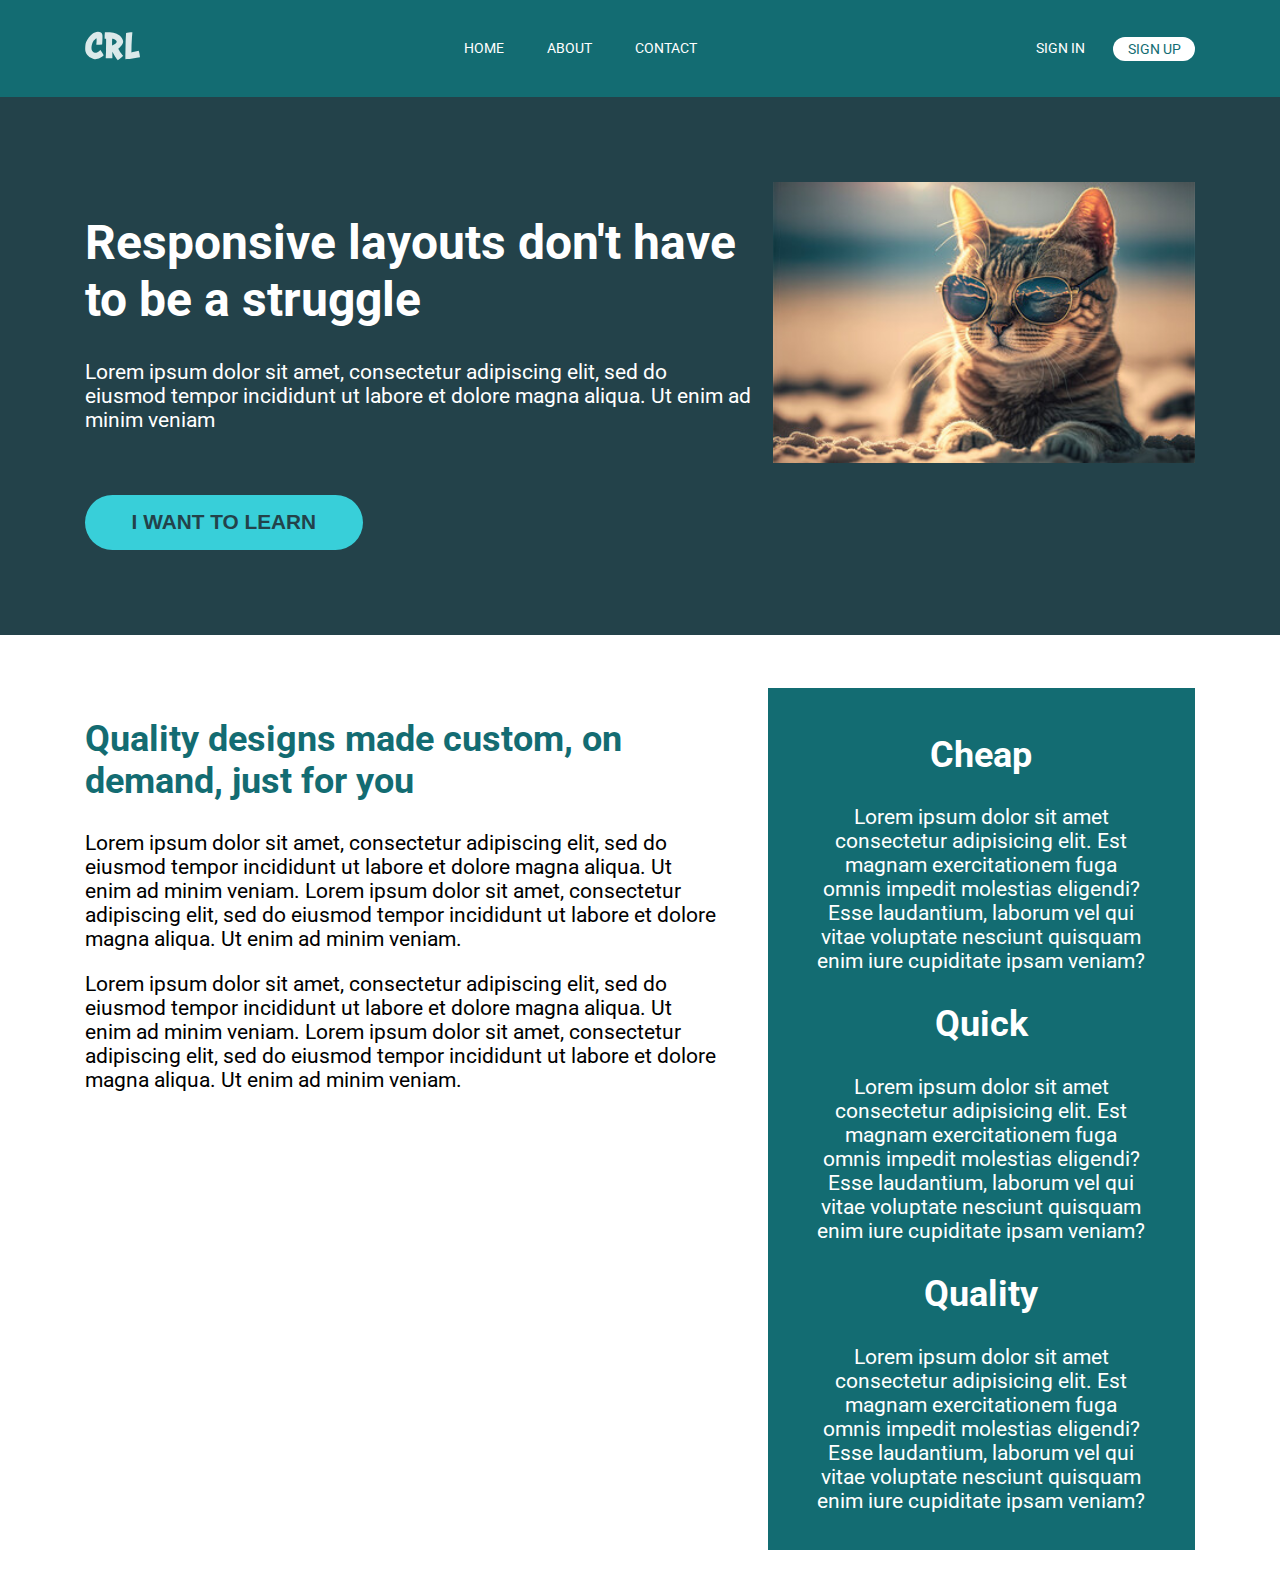
<file: index.html>
<!DOCTYPE html>
<html lang="en">
  <head>
    <meta charset="UTF-8" />
    <meta name="viewport" content="width=device-width, initial-scale=1.0" />
    <title>Flexbox Challenge 2</title>
    <link rel="stylesheet" href="style.css" />
  </head>
  <body>
    <header>
      <div class="container row">
        <a href="#">
          <img src="logo.svg" alt="conquering responsive layouts" class="logo">
        </a>
        <nav class="navbar ">
          <ul class="nav__list nav__list--primary">
            <li class="nav__item"><a href="#" class="nav__link">Home</a></li>
            <li class="nav__item"><a href="#" class="nav__link">About</a></li>
            <li class="nav__item"><a href="#" class="nav__link">Contact</a></li>
          </ul>
          <ul class="nav__list nav__list--secondary">
            <li class="nav__item"><a href="#" class="nav__link">Sign In</a></li>
            <li class="nav__item">
              <a href="#" class="nav__link nav__link--button">Sign up</a>
            </li>
          </ul>
        </nav>
      </div>
    </header>

    <div class="hero">
      <div class="container row ">
        <div class="hero__text">
          <h1>Responsive layouts don't have to be a struggle</h1>
          <p>
            Lorem ipsum dolor sit amet, consectetur adipiscing elit, sed do
            eiusmod tempor incididunt ut labore et dolore magna aliqua. Ut enim
            ad minim veniam
          </p>
          <a href="#"><button class="hero__btn">I WANT TO LEARN</button></a>
        </div>
        <img src="/hero.jpg" alt="cute cat" class="hero__img" />
      </div>
    </div>

    <div class="main container row ">
      <div class="col main-content">
        <h2 class="accent-color">
          Quality designs made custom, on demand, just for you
        </h2>
        <p>
          Lorem ipsum dolor sit amet, consectetur adipiscing elit, sed do
          eiusmod tempor incididunt ut labore et dolore magna aliqua. Ut enim ad
          minim veniam. Lorem ipsum dolor sit amet, consectetur adipiscing elit,
          sed do eiusmod tempor incididunt ut labore et dolore magna aliqua. Ut
          enim ad minim veniam.
        </p>
        <p>
          Lorem ipsum dolor sit amet, consectetur adipiscing elit, sed do
          eiusmod tempor incididunt ut labore et dolore magna aliqua. Ut enim ad
          minim veniam. Lorem ipsum dolor sit amet, consectetur adipiscing elit,
          sed do eiusmod tempor incididunt ut labore et dolore magna aliqua. Ut
          enim ad minim veniam.
        </p>
      </div>
      <div class="col sidebar">
        <div class="col-item">
          <h2>Cheap</h2>
          <p>
            Lorem ipsum dolor sit amet consectetur adipisicing elit. Est magnam
            exercitationem fuga omnis impedit molestias eligendi? Esse
            laudantium, laborum vel qui vitae voluptate nesciunt quisquam enim
            iure cupiditate ipsam veniam?
          </p>
        </div>
        <div class="col-item">
          <h2>Quick</h2>
          <p>
            Lorem ipsum dolor sit amet consectetur adipisicing elit. Est magnam
            exercitationem fuga omnis impedit molestias eligendi? Esse
            laudantium, laborum vel qui vitae voluptate nesciunt quisquam enim
            iure cupiditate ipsam veniam?
          </p>
        </div>
        <div class="col-item">
          <h2>Quality</h2>
          <p>
            Lorem ipsum dolor sit amet consectetur adipisicing elit. Est magnam
            exercitationem fuga omnis impedit molestias eligendi? Esse
            laudantium, laborum vel qui vitae voluptate nesciunt quisquam enim
            iure cupiditate ipsam veniam?
          </p>
        </div>
      </div>
    </div>
  </body>
</html>
</file>
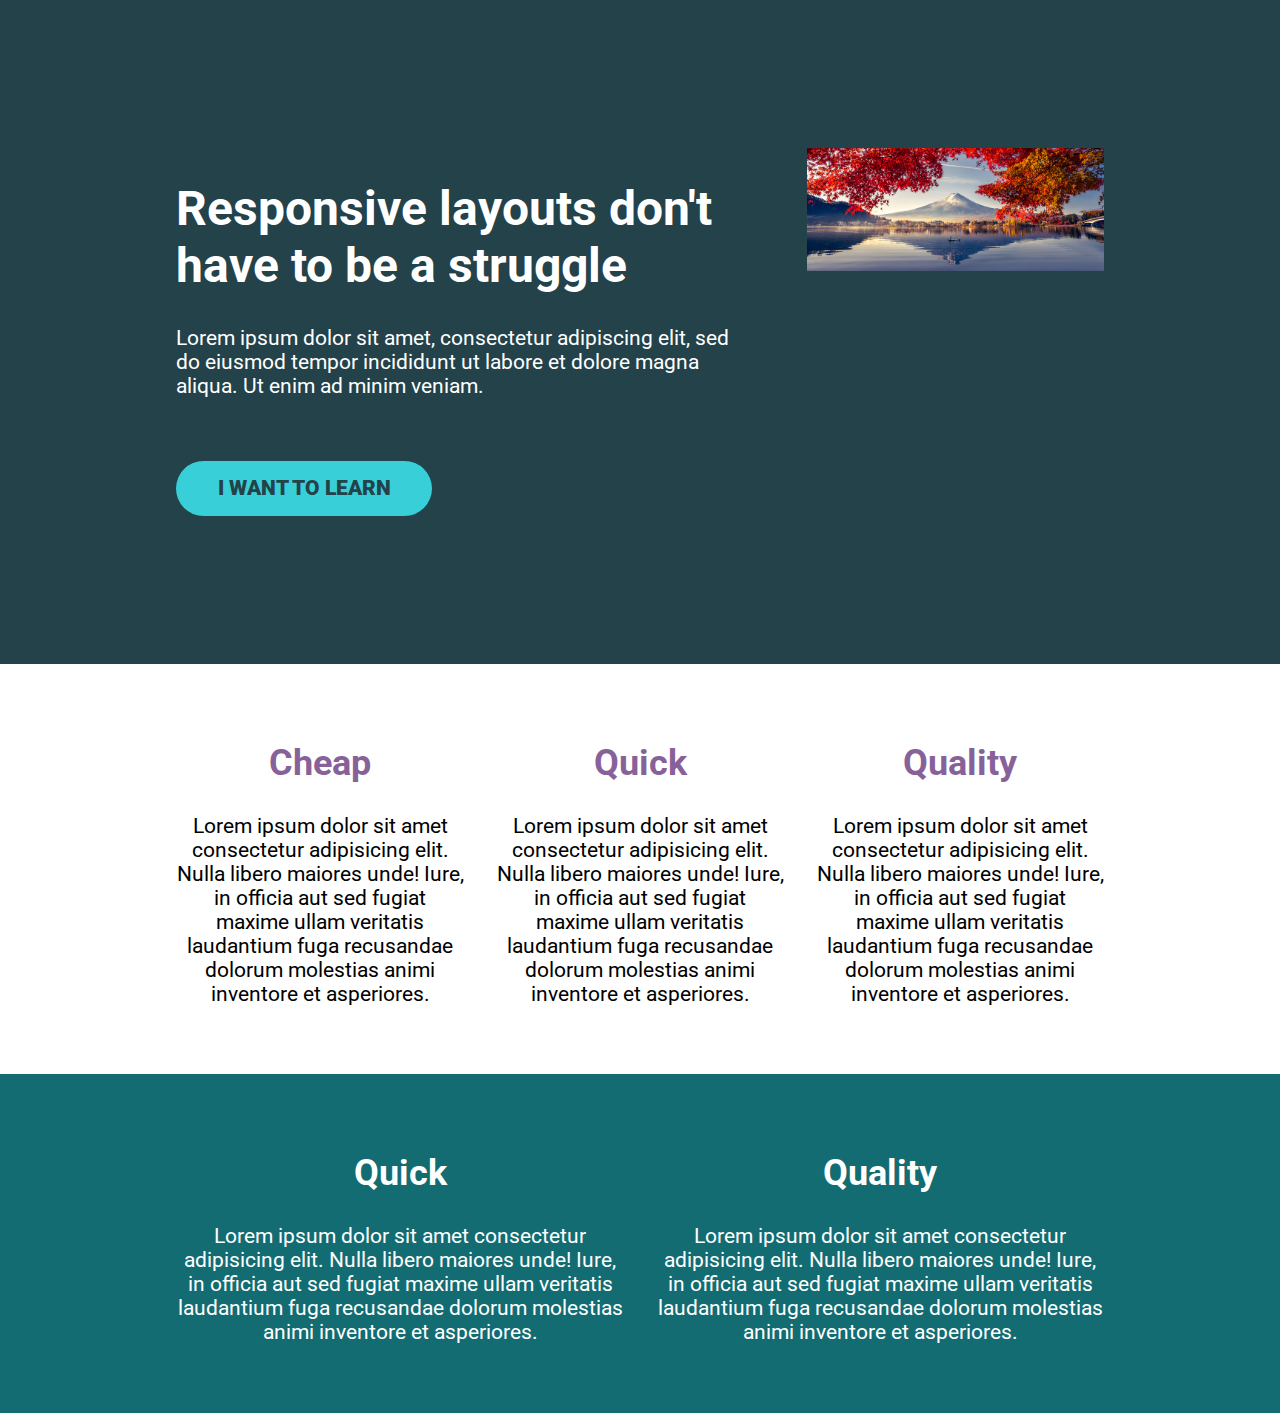
<file: challenge3/index.html>
<!DOCTYPE html>
<html lang="en">
  <head>
    <meta charset="UTF-8" />
    <meta name="viewport" content="width=device-width, initial-scale=1.0" />
    <title>Challenge Three</title>
    <link rel="stylesheet" href="challenge3.css" />
  </head>
  <body>
    <div class="hero">
      <div class="container row">
        <div class="hero_content">
          <h1>Responsive layouts don't have to be a struggle</h1>
          <p>
            Lorem ipsum dolor sit amet, consectetur adipiscing elit, sed do
            eiusmod tempor incididunt ut labore et dolore magna aliqua. Ut enim
            ad minim veniam.
          </p>
          <a href="#" class="button">I WANT TO LEARN</a>
        </div>
        <img class="hero_image" src="/challenge3//Landscape-Color.jpg" alt="hero image">
      </div>
    </div>
    <div class="three">
      <div class="container row">
        <div class="col">
          <h2 class="accent-text">Cheap</h2>
          <p>
            Lorem ipsum dolor sit amet consectetur adipisicing elit. Nulla
            libero maiores unde! Iure, in officia aut sed fugiat maxime ullam
            veritatis laudantium fuga recusandae dolorum molestias animi
            inventore et asperiores.
          </p>
        </div>
        <div class="col">
          <h2 class="accent-text">Quick</h2>
          <p>
            Lorem ipsum dolor sit amet consectetur adipisicing elit. Nulla
            libero maiores unde! Iure, in officia aut sed fugiat maxime ullam
            veritatis laudantium fuga recusandae dolorum molestias animi
            inventore et asperiores.
          </p>
        </div>
        <div class="col">
          <h2 class="accent-text">Quality</h2>
          <p>
            Lorem ipsum dolor sit amet consectetur adipisicing elit. Nulla
            libero maiores unde! Iure, in officia aut sed fugiat maxime ullam
            veritatis laudantium fuga recusandae dolorum molestias animi
            inventore et asperiores.
          </p>
        </div>
      </div>
    </div>
    <div class="two">
      <div class="container row">
        <div class="col">
          <h2>Quick</h2>
          <p>
            Lorem ipsum dolor sit amet consectetur adipisicing elit. Nulla
            libero maiores unde! Iure, in officia aut sed fugiat maxime ullam
            veritatis laudantium fuga recusandae dolorum molestias animi
            inventore et asperiores.
          </p>
        </div>
        <div class="col">
          <h2>Quality</h2>
          <p>
            Lorem ipsum dolor sit amet consectetur adipisicing elit. Nulla
            libero maiores unde! Iure, in officia aut sed fugiat maxime ullam
            veritatis laudantium fuga recusandae dolorum molestias animi
            inventore et asperiores.
          </p>
        </div>
      </div>
    </div>
  </body>
</html>
</file>
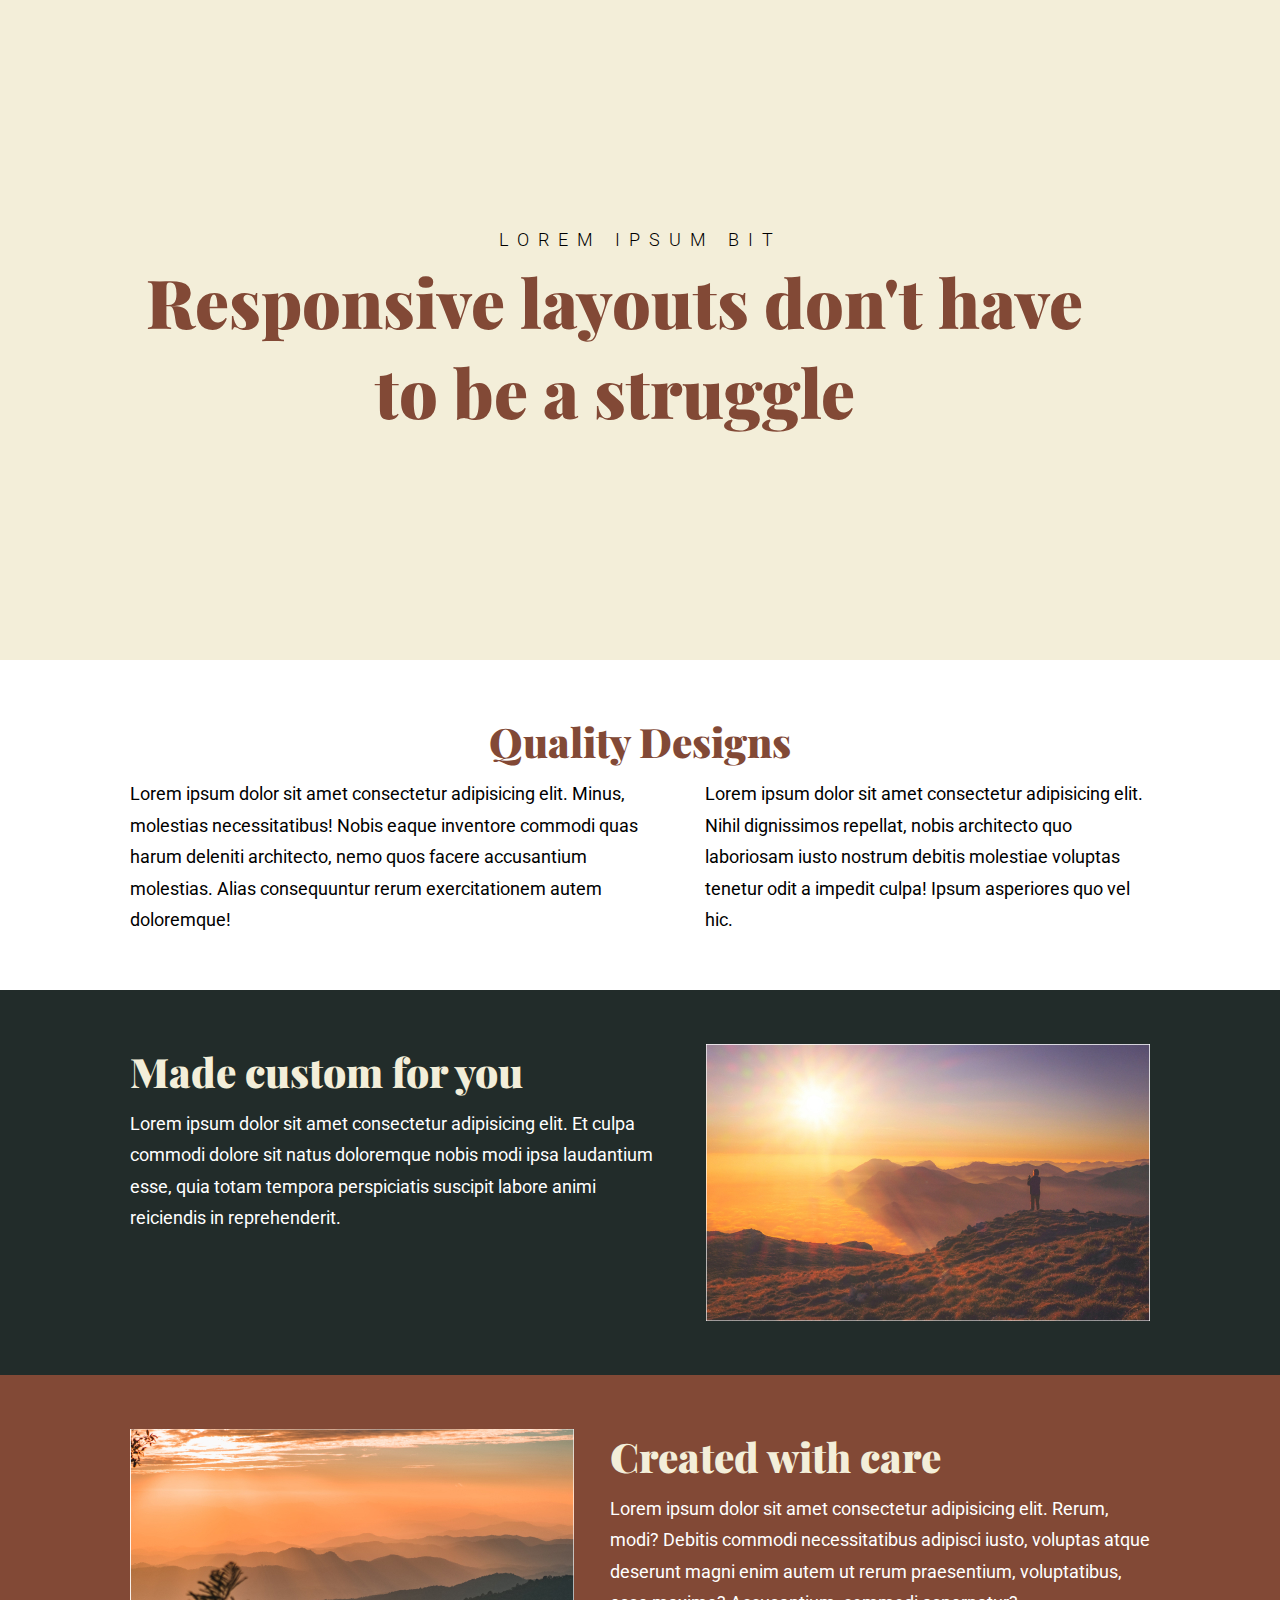
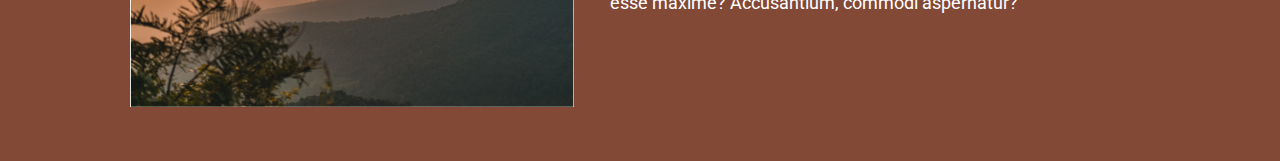
<file: flexbox-2/index.html>
<!DOCTYPE html>
<html lang="en">
<head>
    <meta charset="UTF-8">
    <meta name="viewport" content="width=device-width, initial-scale=1.0">
    <title>Flexbox Challenge 4</title>
    <link rel="stylesheet" href="style.css">
</head>
<body>
    <div class="hero bg-beige">
        <div class="container">
            <p>Lorem Ipsum Bit</p>
            <h1 class="text-brown">Responsive layouts don't have to be a struggle</h1>
        </div>
    </div>
    <section class="container">
        <h2 class="center-text text-brown">Quality Designs</h2>
        <div class="row">
            <div class="col">
                <p>Lorem ipsum dolor sit amet consectetur adipisicing elit. Minus, molestias necessitatibus! Nobis eaque inventore commodi quas harum deleniti architecto, nemo quos facere accusantium molestias. Alias consequuntur rerum exercitationem autem doloremque!</p>
            </div>
            <div class="col">
                <p>Lorem ipsum dolor sit amet consectetur adipisicing elit. Nihil dignissimos repellat, nobis architecto quo laboriosam iusto nostrum debitis molestiae voluptas tenetur odit a impedit culpa! Ipsum asperiores quo vel hic.</p>
            </div>
        </div>
        </section>
    <section class="bg-green">
        <div class="container row">
            <div class="col ">
                <h2 class="text-beige">Made custom for you</h2>
                <p class="text-white">Lorem ipsum dolor sit amet consectetur adipisicing elit. Et culpa commodi dolore sit natus doloremque nobis modi ipsa laudantium esse, quia totam tempora perspiciatis suscipit labore animi reiciendis in reprehenderit.</p>
            </div>
            <img src="/flexbox-2/image-01.jpg" alt="sunset in the desert">
        </div>
    </section>
    <section class="bg-brown">
        <div class="container row">
            <img src="/flexbox-2/image-02.jpg" alt="sunset in the mountains">
            <div class="col">
                <h2 class="text-beige">Created with care</h2>
                <p class="text-white">Lorem ipsum dolor sit amet consectetur adipisicing elit. Rerum, modi? Debitis commodi necessitatibus adipisci iusto, voluptas atque deserunt magni enim autem ut rerum praesentium, voluptatibus, esse maxime? Accusantium, commodi aspernatur?</p>
            </div>
        </div>
    </section>
</body>
</html>
</file>
<file: style.css>
@import url("https://fonts.googleapis.com/css2?family=Roboto:wght@400;700;900&display=swap");

* {
  box-sizing: border-box;

  /* colors 
  #23424A
  #87629A
  #136C72
  #3A3A3A
  #38CFD9
  */
}

body {
  margin: 0;
  font-family: "Roboto", sans-serif;
  font-size: 1.3rem;
}

img {
  max-width: 100%;
}

h1 {
  font-size: 3rem;
  font-weight: 700;
}

h2 {
  font-size: 2.25rem;
  font-weight: 700;
}

p {
  font-weight: 400;
}

.container {
  width: 90%;
  max-width: 1280px;
  margin: 0 auto;
  padding: 1em;
}

.row {
  display: flex;
  justify-content: space-between;
}

header {
  background: #136c72;
  padding: 0.5em 0;
}

/* .logo {
  margin: 0 1em;
} */

.navbar {
  display: flex;
  align-items: center;
  justify-content: space-between;
  flex-grow: 1;
}


.nav__list {
  margin: 0;
  padding: 0;
  display: flex;
  list-style: none;
  font-size: .9rem;
}

.nav__list--primary {
  margin: auto;
}

.nav__item + .nav__item {
  margin-left: 1em;
}

.nav__link {
  color: #fff;
  text-decoration: none;
  text-transform: uppercase;
  padding: 1em;
}

.nav__link--button {
  background: #fff;
  color: #136c72;
  padding: 0.25em 1em;
  border-radius: 10em;
}

.nav__link:hover {
  opacity: 0.75;
}

.hero {
  background-color: #23424a;
  color: #fff;
  padding: 4rem 0;
}

.hero p {
  margin-bottom: 3em;
}

.hero__text {
  width: 60%;
}

.hero__img {
  width: 38%;
  align-self: flex-start;
}

.hero__btn {
  display: inline-block;
  border: none;
  background-color: #38cfd9;
  color: #23424a;
  padding: 0.75em 2.25em;
  font-weight: 900;
  text-decoration: none;
  text-transform: uppercase;
  border-radius: 5em;
  font-size: 1.3rem;
}

.col + .col {
  margin-left: 3rem;
}

.main {
  margin-top: 2rem;
}

.main-content {
  width: 60%;
}

.sidebar {
  width: 40%;
  text-align: center;
  background-color: #136c72;
  color: #fff;
  padding: 1rem 3rem;
}

.accent-color {
  color: #136c72;
}
</file>
<file: challenge3/challenge3.css>
@import url("https://fonts.googleapis.com/css2?family=Roboto:wght@400;700;900&display=swap");

* {
  box-sizing: border-box;
}

body {
  margin: 0;
  font-family: "Roboto", sans-serif;
  font-size: 1.3rem; /* 16px = 1rem -> 21px ~ 1.3rem*/
}

img {
  max-width: 100%;
}

h1 {
  font-size: 3rem; /* 48px = 3rem*/
}

h2{
  font-size: 2.25rem;
}

.container {
  width: 80%;
  max-width: 1250px;
  margin: 0 auto;
  padding: 3rem;
}

.hero {
  padding: 100px 0;
  background-color: #23424a;
  color: #FFF;
}

.hero_content {
  width: 62%;
}

.hero_image {
  width: 32%;
  align-self: flex-start; /* makes sure image doesn't stretch to fit height, keeps original proportions */
  object-fit: cover;
}

.hero p {
  margin-bottom: 3em;
}

.button {
  display: inline-block;
  color: #23424a;
  font-weight: 900;
  text-decoration: none;
  text-transform: uppercase;

  background-color:#38CFD9;
  padding: .75em 2em;
  border-radius: 5em;
  border: none;
}

.row {
  display: flex;
  justify-content: space-between;
}

.col + .col {
  margin-left: 2rem;
}

.col {
  text-align: center;
}

.accent-text{
  color: #87629A;
}

.two {
  color: white;
  background-color: #136C72;
}

/* 
    colors: 
    background: #23424A
    button: #38CFD9
    button text: #072A2D

*/
</file>
<file: flexbox-2/style.css>
@import url('https://fonts.googleapis.com/css2?family=Playfair+Display:wght@900&family=Roboto:wght@300;400;700;900&display=swap');

* {
  margin: 0;
  padding: 0;
  box-sizing: border-box;
  font-family: "Roboto", sans-serif;
  font-size: 18px;

  --brown: #824936;
  --beige: #F3EED9;
  --dark-green: #222C2A;
  --white: #FFF;
}

h1, h2, h3, h4, h5, h6 {
    font-family: "Playfair Display", serif;
    font-weight: 900;
}

h1 {
    font-size: 3.75rem;
}

h2 {
    font-size: 2.25rem;
    margin-bottom: .25em;
}

p {
    font-size: 1rem;
    font-weight: 400;
    line-height: 1.75rem;
}

.container {
    width: 90%;
    max-width: 1128px;
    margin: 0 auto;
    padding: 3em;
}

.row {
    display: flex;
    gap: 2em;
}

.center-text {
    text-align: center;
}

.text-brown {
    color: var(--brown);
}

.text-beige {
    color: var(--beige);
}

.text-white {
    color: var(--white)
}

.bg-green {
    background-color: var(--dark-green);
}

.bg-beige {
    background-color: var(--beige);
}

.bg-brown {
    background-color: var(--brown);
}

.hero {
    min-height: 660px;
    display: flex;
    flex-direction: column;
    margin: auto;
    justify-content: center;
    align-items: center;
    text-align: center;
}

.hero h1 {
    width: 95%;
}

.hero p {
    font: 1.125rem;
    text-transform: uppercase;
    letter-spacing: .5rem;
    font-weight: 300;
}
</file>
